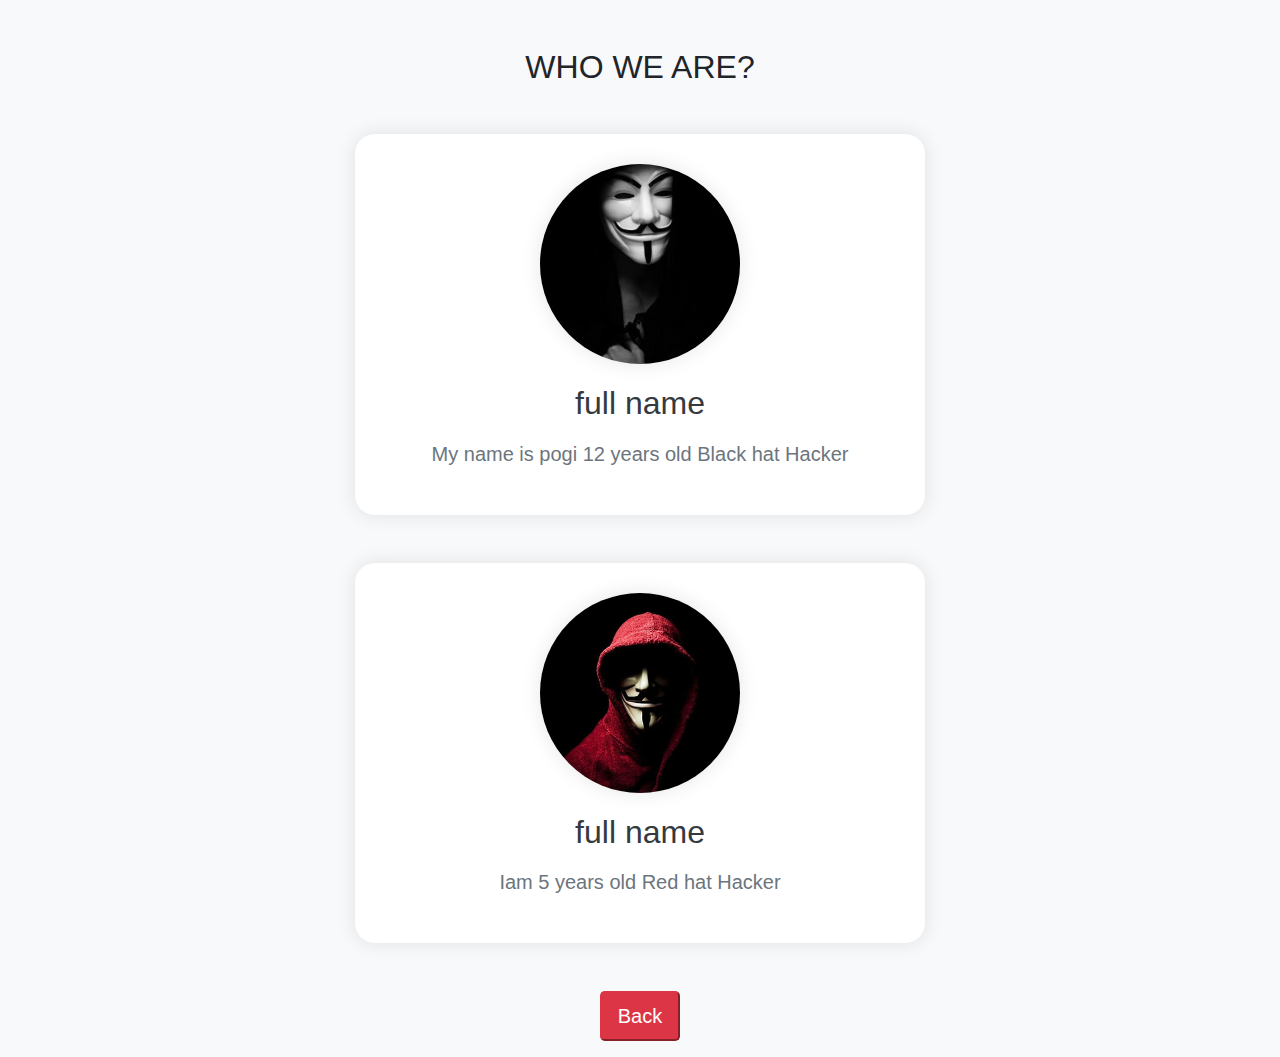
<file: about.html>
<!DOCTYPE html>
<html lang="en">
<head>
  <meta charset="UTF-8">
  <meta name="viewport" content="width=device-width, initial-scale=1.0">
  <title>About Me</title>
  <!-- Bootstrap CSS -->
  <link rel="icon" href="assets/games.png">
  <link href="https://maxcdn.bootstrapcdn.com/bootstrap/4.5.2/css/bootstrap.min.css" rel="stylesheet">
  <style>
    body {
      background-color: #f8f9fa;
    }
    .profile-section {
      background-color: #ffffff;
      border-radius: 20px;
      box-shadow: 0px 0px 20px rgba(0, 0, 0, 0.1);
      padding: 30px;
    }
    .profile-image {
      width: 200px;
      height: 200px;
      border-radius: 50%;
      margin-bottom: 20px;
      object-fit: cover;
      box-shadow: 0px 0px 20px rgba(0, 0, 0, 0.1);
    }
    .profile-name {
      color: #343a40;
    }
    .profile-description {
      color: #6c757d;
    }
  </style>
</head>
<body>
    <h2 class="container text-center mt-5">WHO WE ARE?</h2>
  <div class="container mt-5">
    <div class="row">
      <div class="col-md-6 offset-md-3 text-center profile-section">
        <img src="assets/1.jpg" class="img-fluid profile-image" alt="Your Picture">
        <h2 class="mb-3 profile-name">full name</h2>
        <p class="lead profile-description">My name is pogi 12 years old Black hat Hacker</p>
      </div>
    </div>
  </div>

  <div class="container mt-5">
    <div class="row">
      <div class="col-md-6 offset-md-3 text-center profile-section">
        <img src="assets/2.jpg" class="img-fluid profile-image" alt="Your Picture">
        <h2 class="mb-3 profile-name">full name</h2>
        <p class="lead profile-description">Iam 5 years old Red hat Hacker</p>
      </div>
    </div>
  </div>
  <p class="text-center mt-5"><button class="btn-danger btn-lg" onclick="window.location.href='home.html'">Back</button></p>
  <!-- Bootstrap JS -->
  <script src="https://ajax.googleapis.com/ajax/libs/jquery/3.5.1/jquery.min.js"></script>
  <script src="https://cdnjs.cloudflare.com/ajax/libs/popper.js/1.16.0/umd/popper.min.js"></script>
  <script src="https://maxcdn.bootstrapcdn.com/bootstrap/4.5.2/js/bootstrap.min.js"></script>
</body>
</html>
</file>
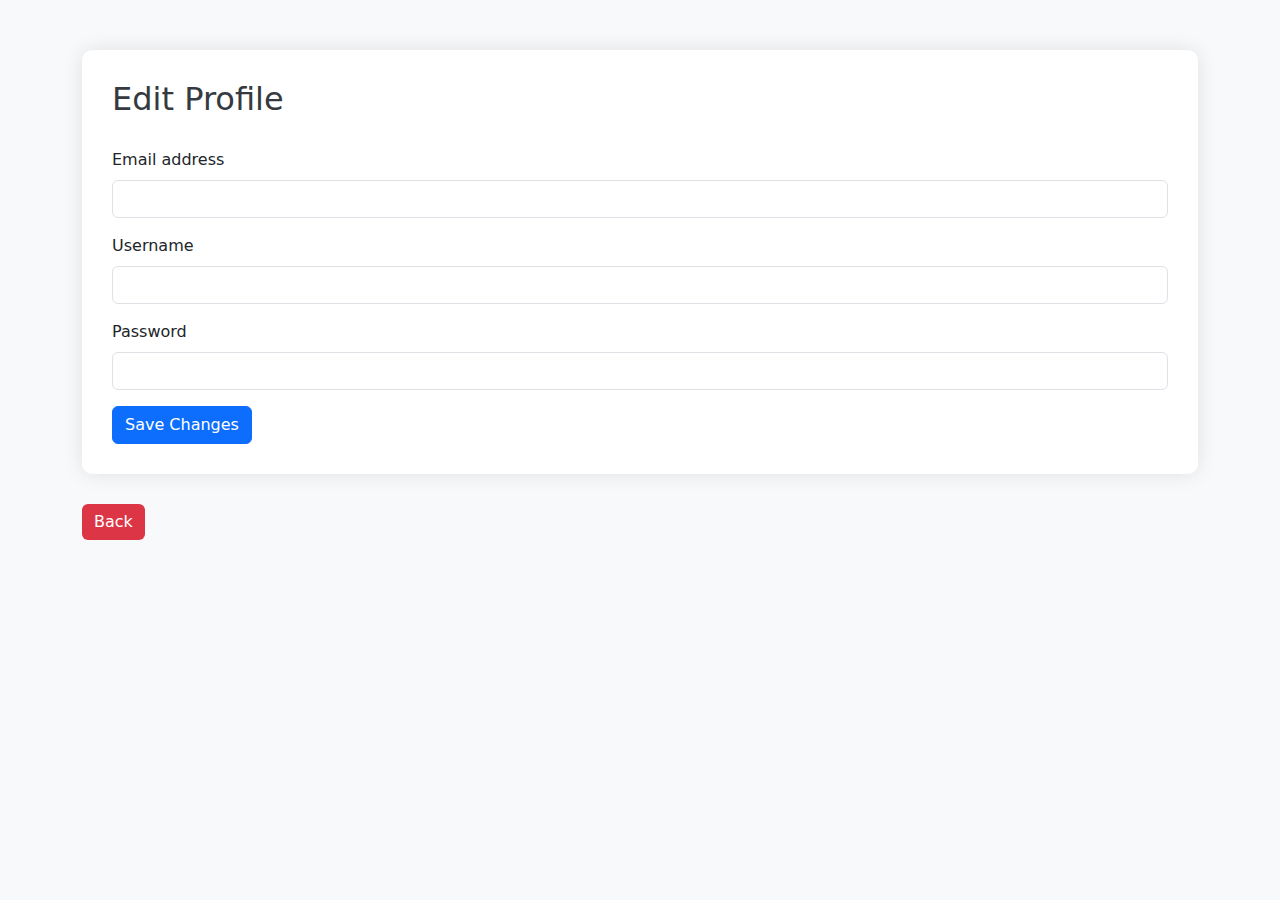
<file: editprofile.html>
<!DOCTYPE html>
<html lang="en">
<head>
    <meta charset="UTF-8">
    <meta name="viewport" content="width=device-width, initial-scale=1.0">
    <title>Edit Profile</title>
    <link rel="icon" href="assets/games.png">
    <!-- Bootstrap CSS -->
    <link href="https://cdn.jsdelivr.net/npm/bootstrap@5.3.0-alpha1/dist/css/bootstrap.min.css" rel="stylesheet">
    <style>
        body {
            background-color: #f8f9fa;
            padding-top: 50px;
        }
        .profile {
            background-color: #fff;
            border-radius: 10px;
            box-shadow: 0px 0px 20px rgba(0, 0, 0, 0.1);
            padding: 30px;
            margin-bottom: 30px;
        }
        h2 {
            color: #343a40;
            margin-bottom: 30px;
        }
        .btn-back {
            color: #fff;
            background-color: #dc3545;
            border: none;
        }
        .btn-back:hover {
            background-color: #c82333;
        }
    </style>
</head>
<body>
    <div class="container">
        <div class="profile">
            <h2>Edit Profile</h2>
            <div id="message"></div> <!-- To display success or error messages -->
            <form id="editProfileForm">
                <div class="mb-3">
                    <label for="email" class="form-label">Email address</label>
                    <input type="email" class="form-control" id="email" required>
                </div>
                <div class="mb-3">
                    <label for="username" class="form-label">Username</label>
                    <input type="text" class="form-control" id="username" required>
                </div>
                <div class="mb-3">
                    <label for="password" class="form-label">Password</label>
                    <input type="password" class="form-control" id="password" required>
                </div>
                <button type="submit" class="btn btn-primary">Save Changes</button>
            </form>
        </div>
        <a href="home.html" class="btn btn-back">Back</a>
    </div>

    <!-- Include jQuery -->
    <script src="https://ajax.googleapis.com/ajax/libs/jquery/3.6.0/jquery.min.js"></script>
    <script>
        $(document).ready(function() {
            $('#editProfileForm').submit(function(event) {
                event.preventDefault(); // Prevent default form submission

                // Get updated user data
                var email = $('#email').val();
                var username = $('#username').val();
                var password = $('#password').val();

                // Send data to server using AJAX
                $.ajax({
                    type: 'POST',
                    url: 'update_profile_endpoint.php', // Replace with your server-side endpoint
                    data: {
                        email: email,
                        username: username,
                        password: password
                    },
                    success: function(response) {
                        // Display success message
                        $('#message').html('<div class="alert alert-success" role="alert">Profile updated successfully!</div>');
                    },
                    error: function(xhr, status, error) {
                        // Display error message
                        $('#message').html('<div class="alert alert-danger" role="alert">Error updating profile. Please try again later.</div>');
                    }
                });
            });
        });
    </script>
</body>
</html>
</file>
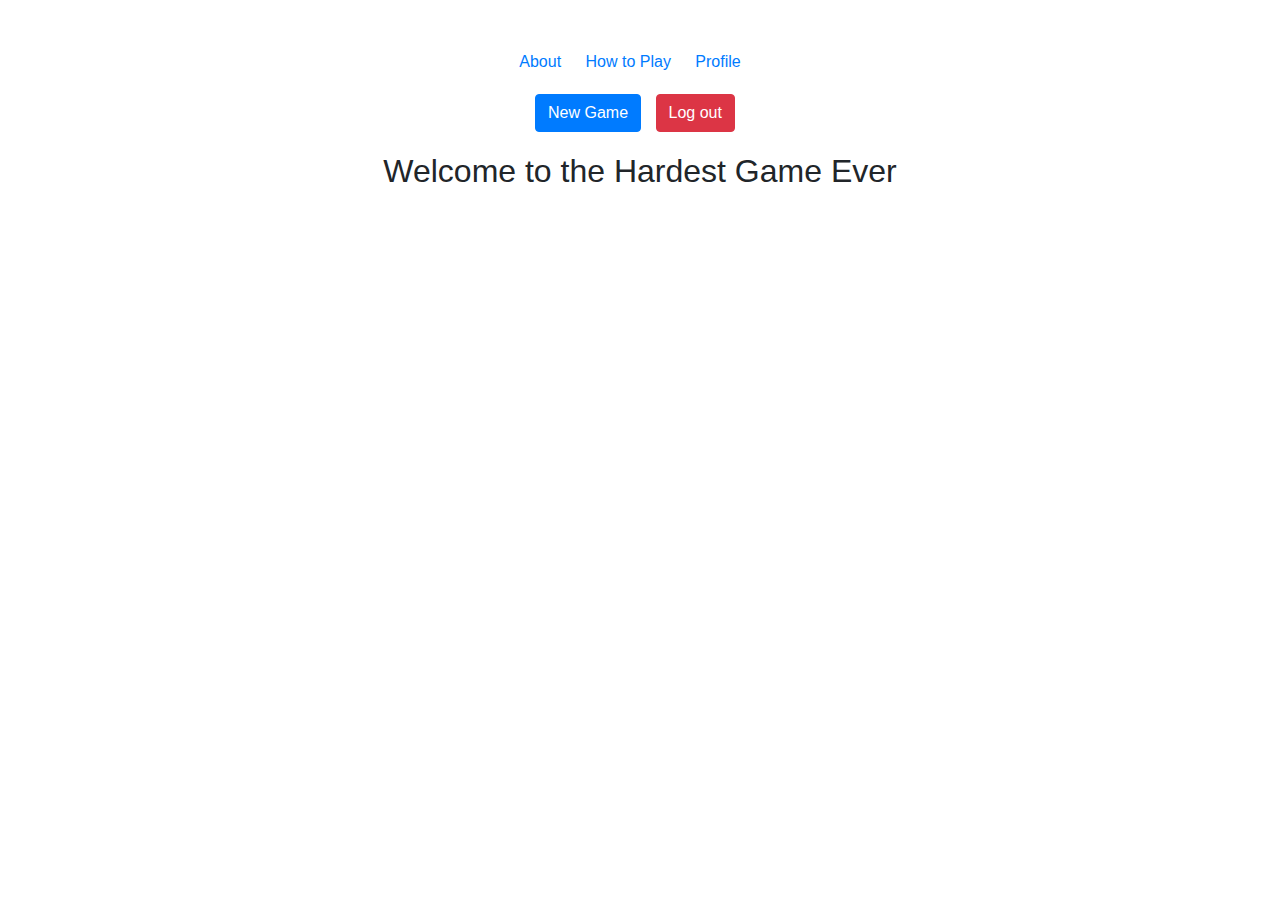
<file: home.html>
<!DOCTYPE html>
<html lang="en">
<head>
    <meta charset="UTF-8">
    <meta name="viewport" content="width=device-width, initial-scale=1.0">
    <title>Game BOY</title>
    <link rel="icon" href="assets/games.png">
    <!-- Bootstrap CSS -->
    <link href="https://maxcdn.bootstrapcdn.com/bootstrap/4.5.2/css/bootstrap.min.css" rel="stylesheet">
    <style>
        .home-screen {
            text-align: center;
            margin-top: 50px;
        }
        .navigation {
            margin-bottom: 20px;
        }
        .navigation a {
            margin-right: 20px;
        }
        .play-container {
            margin-bottom: 20px;
        }
        .play-container a {
            margin-right: 10px;
        }
        .user-stats {
            margin-top: 20px;
            border-top: 1px solid #ccc;
            padding-top: 20px;
        }
        .user-stats h2 {
            margin-bottom: 10px;
        }
    </style>
</head>
<body>
    <div class="container">
        <div class="home-screen">
            <!-- Navigation options -->
            <div class="navigation">
                <a href="about.html">About</a>
                <a href="howtoplay.html">How to Play</a>
                <a href="profile.html"> Profile</a>
            </div>

            <div class="play-container">
                <a href="game/game.html" class="btn btn-primary" id="new-game">New Game</a>
                <a href="index.html" class="btn btn-danger">Log out</a>
            </div>

            <h2>Welcome to the Hardest Game Ever</h2>
        </div>
    </div>
    
    <!-- Include jQuery -->
    <script src="https://ajax.googleapis.com/ajax/libs/jquery/3.6.0/jquery.min.js"></script>

    <script>
        // Function to retrieve user statistics from XML
        $(document).ready(function() {
            var loggedInUser = localStorage.getItem('loggedInUser');
            $.ajax({
                type: "GET",
                url: "data.xml", // Assuming this is the path to your XML file
                dataType: "xml",
                success: function(xml) {
                    var userFound = false;
                    $(xml).find('user').each(function() {
                        var username = $(this).find('username').text();
                        if (username === loggedInUser) {
                            userFound = true;
                            var wins = $(this).find('wins').text();
                            var gamesPlayed = $(this).find('gamesPlayed').text();
                            $('#wins').text(wins);
                            $('#gamesPlayed').text(gamesPlayed);
                            return false; // Exit the loop
                        }
                    });
                    if (!userFound) {
                        console.error('User not found in XML.');
                        // Handle user not found scenario
                    }
                },
                error: function() {
                    console.error('Error fetching XML data.');
                }
            });
        });

    </script>

    <!-- Bootstrap JS -->
    <script src="https://maxcdn.bootstrapcdn.com/bootstrap/4.5.2/js/bootstrap.min.js"></script>
</body>
</html>
</file>
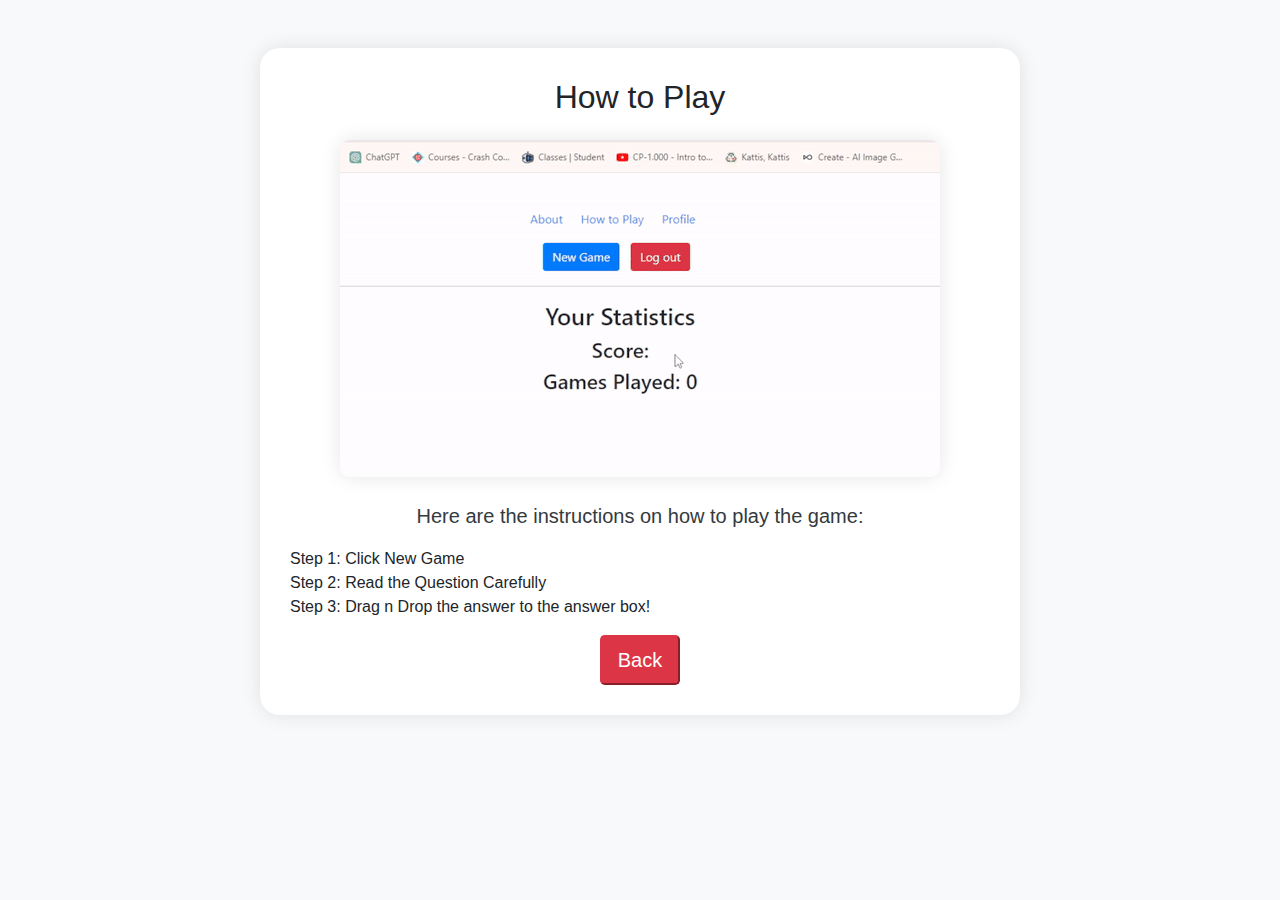
<file: howtoplay.html>
<!DOCTYPE html>
<html lang="en">
<head>
  <meta charset="UTF-8">
  <meta name="viewport" content="width=device-width, initial-scale=1.0">
  <title>How to Play</title>
  <link rel="icon" href="assets/games.png">
  <!-- Bootstrap CSS -->
  <link href="https://maxcdn.bootstrapcdn.com/bootstrap/4.5.2/css/bootstrap.min.css" rel="stylesheet">
  <style>
    body {
      background-color: #f8f9fa;
    }
    .content-section {
      background-color: #ffffff;
      border-radius: 20px;
      box-shadow: 0px 0px 20px rgba(0, 0, 0, 0.1);
      padding: 30px;
    }
    .gameplay-gif {
      max-width: 100%;
      border-radius: 10px;
      box-shadow: 0px 0px 20px rgba(0, 0, 0, 0.1);
    }
    .instructions {
      color: #343a40;
    }
  </style>
</head>
<body>

  <div class="container mt-5">
    <div class="row">
      <div class="col-md-8 offset-md-2 text-center content-section">
        <h2 class="mb-4">How to Play</h2>
        <img src="assets/how.gif" class="img-fluid gameplay-gif" alt="Gameplay GIF">
        <p class="lead mt-4 instructions">Here are the instructions on how to play the game:</p>
        <ul class="list-unstyled text-left">
          <li>Step 1: Click New Game</li>
          <li>Step 2: Read the Question Carefully</li>
          <li>Step 3: Drag n Drop the answer to the answer box!</li>
        </ul>
        
    <button class="btn-danger btn-lg" onclick="window.location.href='home.html'">Back</button>
      </div>
    </div>
  </div>

  <!-- Bootstrap JS -->
  <script src="https://ajax.googleapis.com/ajax/libs/jquery/3.5.1/jquery.min.js"></script>
  <script src="https://cdnjs.cloudflare.com/ajax/libs/popper.js/1.16.0/umd/popper.min.js"></script>
  <script src="https://maxcdn.bootstrapcdn.com/bootstrap/4.5.2/js/bootstrap.min.js"></script>
</body>
</html>
</file>
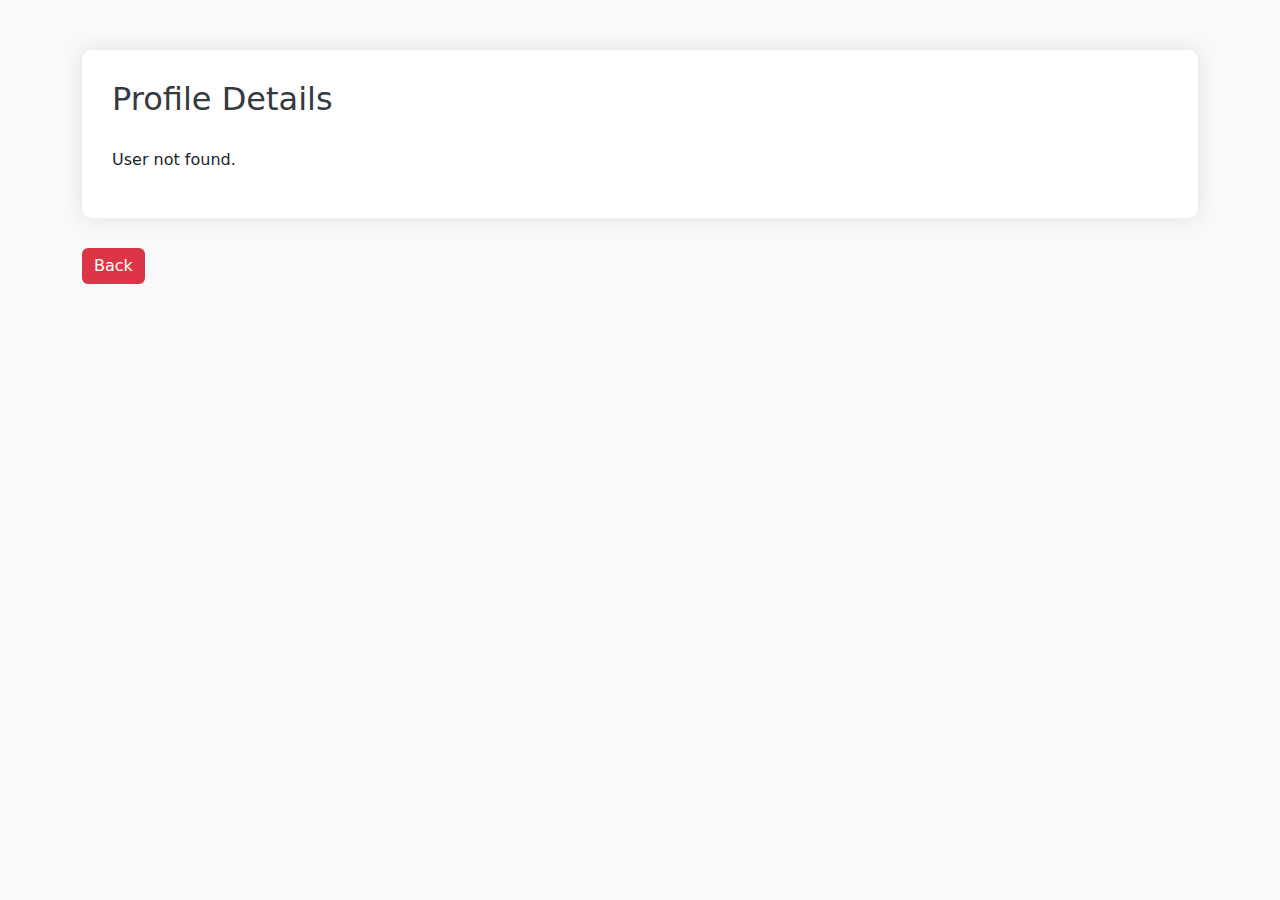
<file: profile.html>
<!DOCTYPE html>
<html lang="en">
<head>
    <meta charset="UTF-8">
    <meta name="viewport" content="width=device-width, initial-scale=1.0">
    <title>User Profile</title>
    <link rel="icon" href="assets/games.png">
    <!-- Bootstrap CSS -->
    <link href="https://cdn.jsdelivr.net/npm/bootstrap@5.3.0-alpha1/dist/css/bootstrap.min.css" rel="stylesheet">
    <style>
        body {
            background-color: #f8f9fa;
            padding-top: 50px;
        }
        .profile {
            background-color: #fff;
            border-radius: 10px;
            box-shadow: 0px 0px 20px rgba(0, 0, 0, 0.1);
            padding: 30px;
            margin-bottom: 30px;
        }
        h2 {
            color: #343a40;
            margin-bottom: 30px;
        }
        .btn-back {
            color: #fff;
            background-color: #dc3545;
            border: none;
        }
        .btn-back:hover {
            background-color: #c82333;
        }
    </style>
</head>
<body>
    <div class="container">
        <div class="profile">
            <h2>Profile Details</h2>
            <div id="profileData"></div>
        </div>
        <a href="home.html" class="btn btn-back">Back</a>
    </div>

    <!-- Include jQuery -->
    <script src="https://ajax.googleapis.com/ajax/libs/jquery/3.6.0/jquery.min.js"></script>
    <script>
        $(document).ready(function() {
            // Retrieve the logged-in username from local storage
            var loggedInUser = localStorage.getItem('loggedInUser');

            // Fetch XML data
            $.ajax({
                type: "GET",
                url: "data.xml", // Change to your XML file path
                dataType: "xml",
                cache: false,
                success: function(xml) {
                    var userData;

                    // Find the user data for the logged-in user
                    $(xml).find('user').each(function() {
                        if ($(this).find('username').text() === loggedInUser) {
                            userData = $(this);
                            return false; // Exit the loop once user is found
                        }
                    });

                    // Populate HTML with user data
                    if (userData) {
                        // Display user data in the profile page
                        $('#profileData').html(`
                            <p><strong>Email:</strong> ${userData.find('email').text()}</p>
                            <p><strong>Username:</strong> ${userData.find('username').text()}</p>
                            <p><strong>Games Played:</strong> ${userData.find('gamesPlayed').text()}</p>
                            <p><strong>Score:</strong> ${userData.find('score').text()}</p>
                            <a href="editprofile.html">Edit user details</a>
                            
                        `);
                    } else {
                        $('#profileData').html('<p>User not found.</p>');
                    }
                },
                error: function() {
                    console.error('Error fetching user data.');
                }
            });
        });
    </script>
</body>
</html>
</file>
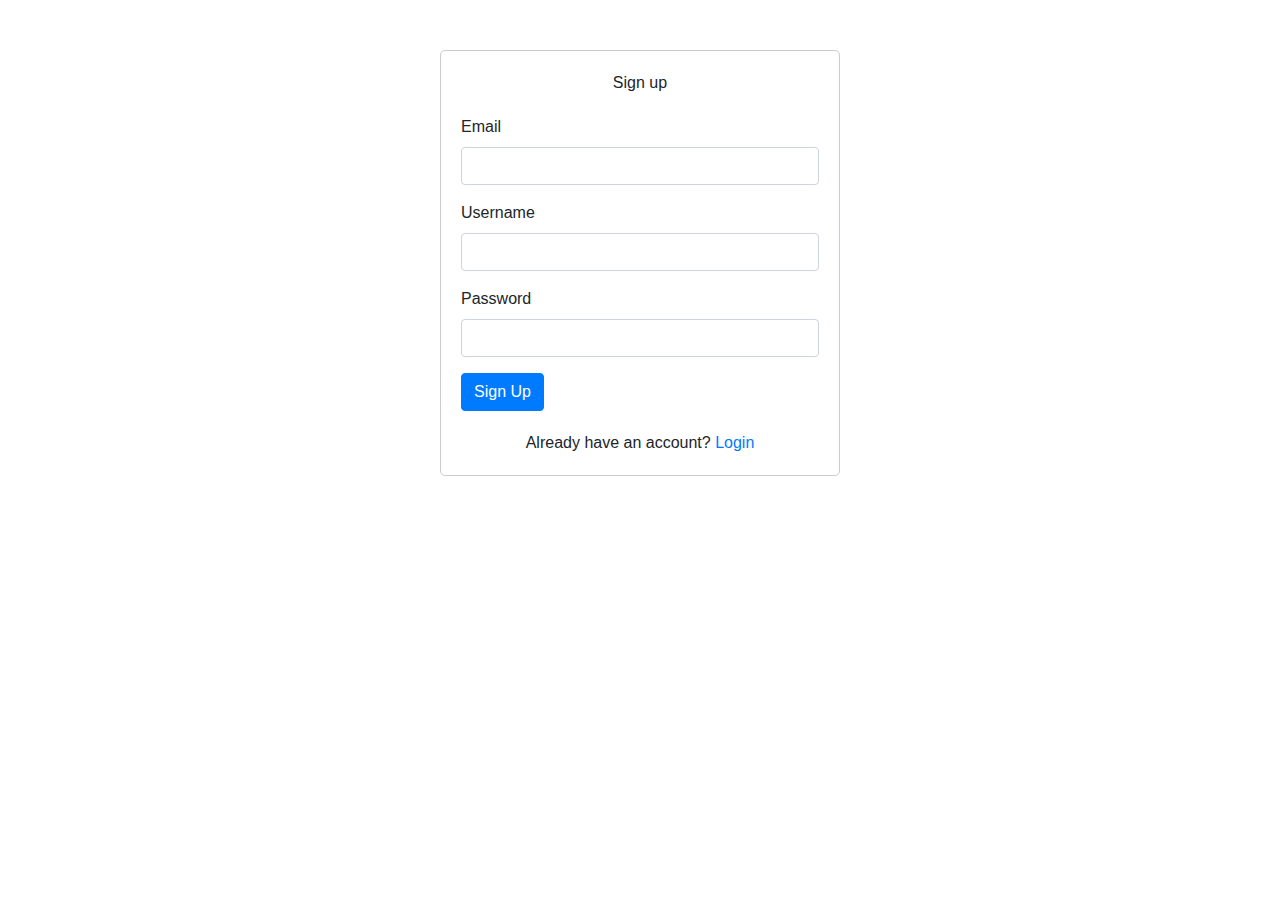
<file: register.html>
<!DOCTYPE html>
<html lang="en">
<head>
    <meta charset="UTF-8">
    <meta name="viewport" content="width=device-width, initial-scale=1.0">
    <title>Register</title>
    <!-- Bootstrap CSS -->
    <link href="https://maxcdn.bootstrapcdn.com/bootstrap/4.5.2/css/bootstrap.min.css" rel="stylesheet">
    <style>
        .form-box {
            max-width: 400px;
            margin: 0 auto;
            padding: 20px;
            border: 1px solid #ccc;
            border-radius: 5px;
            margin-top: 50px;
        }
        .form-box header {
            text-align: center;
            margin-bottom: 20px;
        }
        .form-box .field {
            margin-bottom: 15px;
        }
        .form-box .field label {
            font-weight: bold;
        }
        .links {
            margin-top: 20px;
            text-align: center;
        }
    </style>
</head>
<body>
    <div class="container">
        <div class="box form-box">
            <header>Sign up</header>
            <form id="registerForm">
                <div class="form-group">
                    <label for="email">Email</label>
                    <input type="email" class="form-control" name="email" id="email" required>
                </div>
                <div class="form-group">
                    <label for="username">Username</label>
                    <input type="text" class="form-control" name="username" id="username" required>
                </div>
                <div class="form-group">
                    <label for="password">Password</label>
                    <input type="password" class="form-control" name="password" id="password" required>
                </div>
                <button type="submit" class="btn btn-primary">Sign Up</button>
                <div class="links">
                    Already have an account? <a href="index.html">Login</a>
                </div>
            </form>
        </div>
    </div>

    <!-- Bootstrap JS -->
    <script src="https://ajax.googleapis.com/ajax/libs/jquery/3.5.1/jquery.min.js"></script>
    <script src="https://cdnjs.cloudflare.com/ajax/libs/popper.js/1.16.0/umd/popper.min.js"></script>
    <script src="https://maxcdn.bootstrapcdn.com/bootstrap/4.5.2/js/bootstrap.min.js"></script>

    <script>
        document.getElementById("registerForm").addEventListener("submit", function(event) {
            event.preventDefault(); // Prevent the default form submission

            var email = document.getElementById("email").value;
            var username = document.getElementById("username").value;
            var password = document.getElementById("password").value;

            var formData = new FormData();
            formData.append('email', email);
            formData.append('username', username);
            formData.append('password', password);

            var xhr = new XMLHttpRequest();
            xhr.open("POST", "register.php", true);

            xhr.onreadystatechange = function() {
                if (xhr.readyState === XMLHttpRequest.DONE) {
                    if (xhr.status === 200) {
                        var response = JSON.parse(xhr.responseText);
                        if (response.success) {
                            // Successful response
                            alert("Registration successful!");
                            window.location.href = 'index.html';
                        } else {
                            // Error handling
                            alert("An error occurred while registering.");
                        }
                    }
                }
            };

            xhr.send(formData);
        });
    </script>
</body>
</html>
</file>
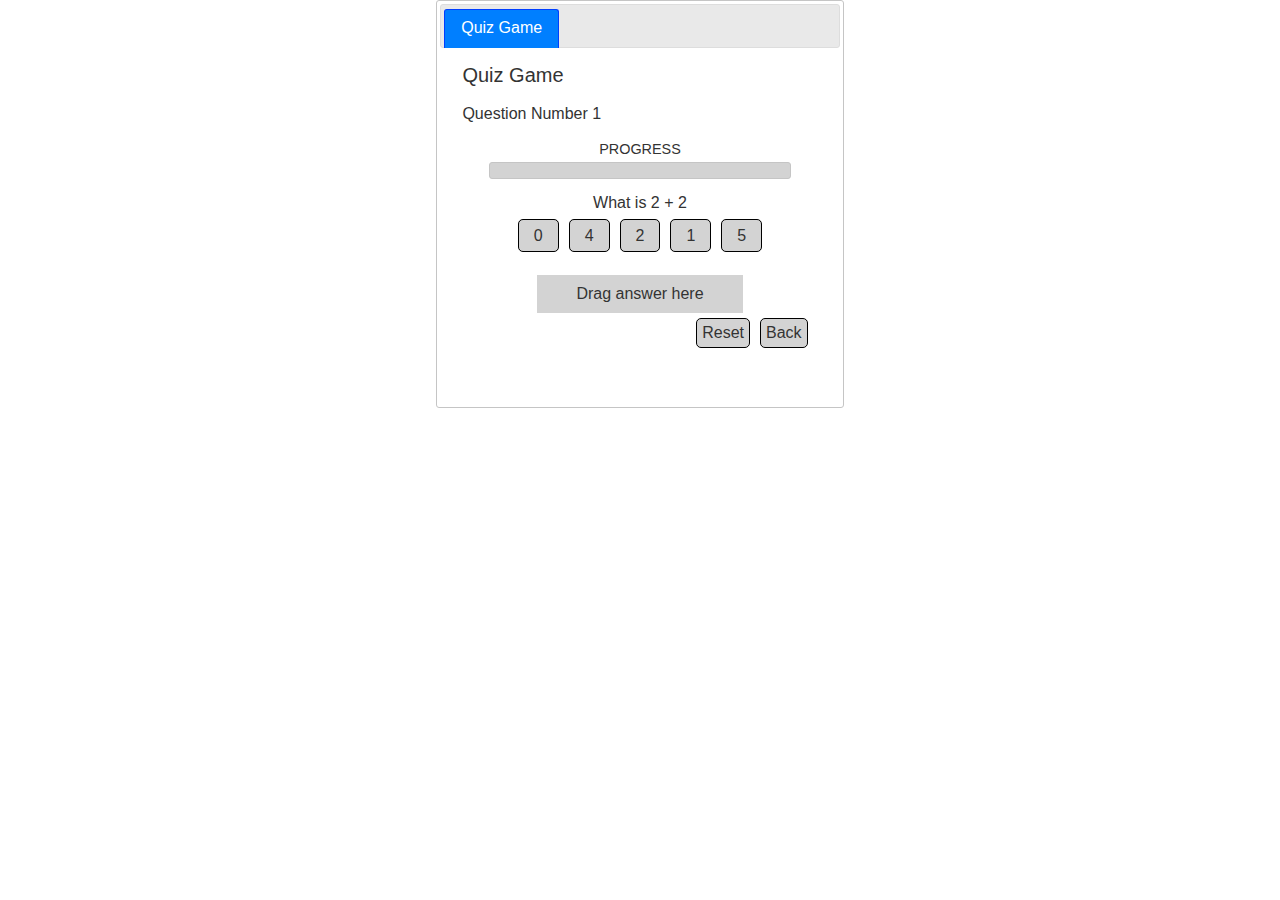
<file: game/game.html>
<!DOCTYPE html>
<html lang="en">
    <head>
        <meta charset="utf-8">
        <meta name="viewport" content="width=device-width, initial-scale=1">
        <title>JavaScript Quiz Game</title>
        <script src="files/libs/jquery.js"></script>
        <script src="files/libs/jquery-ui.min.js"></script>
        <link rel="stylesheet" href="files/libs/jquery-ui.min.css">
        <link rel="stylesheet" href="files/libs/css-mini-reset_vladocar.css">
        <link href="style.css" rel="stylesheet" type="text/css">
    </head>
    <body>
      <div id="tabs">
  <ul>
    <li><a href="#tabs-1">Quiz Game</a></li>
  </ul>
  <div id="tabs-1">
    <h1>Quiz Game</h1>
    <br>
    <h3>Question Number <span id="counter"></span></h3>
    <br>
    <p id="barnote">PROGRESS</p>
    <div id="progressbar"></div>

    <h3 id="question">.</h3>
    <div id="answers" class="ui-widget-content"></div>

    <div id="drophere">
      <p>Drag answer here</p>
    </div>

    <div id="wrong" title="Wrong&#33;"></div>
    <div id="right" title="Correct&#33;"></div>

    
    <p id="reset-btn"><a href="../home.html">Back</a></p>
    <p id="reset-btn"><a href="game.html">Reset</a></p>

  </div>

</div>
      <script src="script.js"></script>
    </body>
</html>
</file>
<file: game/style.css>
h1 {
  font-size: 20px;
}

#reset-btn > a{
  text-decoration: none;
}

/* - - - MEDIA - - - - - - - - - - - - - - - */

img, video {
	max-width:100%;
	height:auto;
}

/* - - - CLASSES - - - - - - - - - - - - - - */

.ui-progressbar-value {
  background-color: grey;
}

/* - - - ID's- - - - - - - - - - - - - - - - */

#answers {
  text-align: center;
  padding: 15px;
  border: none;
}

#answers > span {
  background-color: lightgrey;
  border: 1px solid black;
  border-radius: 5px;
  padding-top: 7px;
  padding-bottom: 7px;
  padding-left: 15px;
  padding-right: 15px;
  margin: 5px;
}

#barnote {
  text-align: center;
  font-size: 0.9em;
}

#drophere {
  font-family: sans-serif;
  text-align: center;
  background-color: lightgrey;
  padding-left: 4px;
  padding-right: 4px;
  padding-top: 10px;
  padding-bottom: 10px;
  margin-left: 75px;
  margin-right: 75px;
  margin-top: 15px;
  margin-bottom: 5px;
}

#game-over {
  width: 400px;
  padding-top: 50px;
  margin: auto;
  text-align: center;
}

#question {
  text-align: center;
}

#tabs {
  width: 400px;
  min-height: 400px;
  margin: auto;
}

#pbar {
  display: inline;
}

#progressbar {
  width: 300px;
  height: 15px;
  background-color: lightgrey;
  margin-left: auto;
  margin-right: auto;
  margin-top: 5px;
  margin-bottom: 15px;
}

#reset-btn {
  float: right;
  background-color: lightgrey;
  border: 1px solid black;
  border-radius: 5px;
  padding: 5px;
  margin-right: 10px;
}

/* - - - MEDIA QUERIES - - - - - - - - - - - */

/* - - - - - - - - - - - - - - - - - - - - - */
</file>
